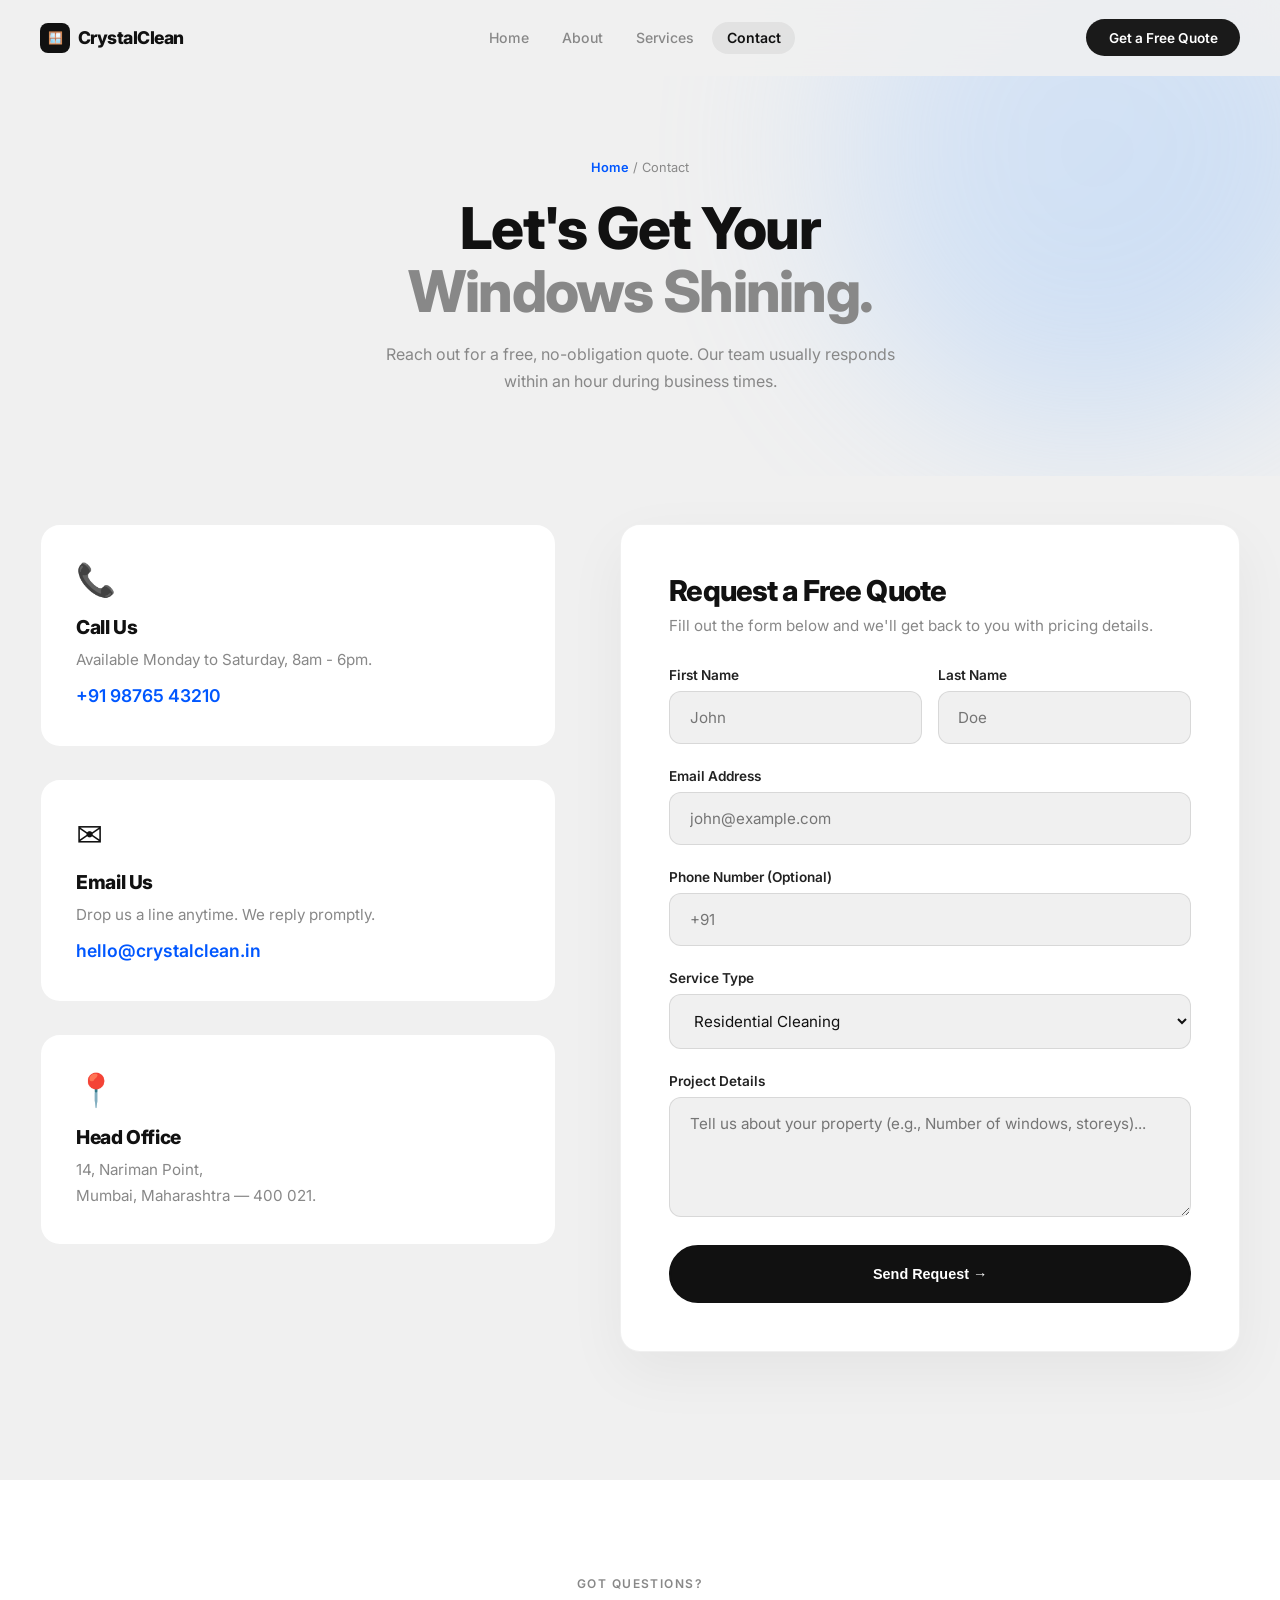
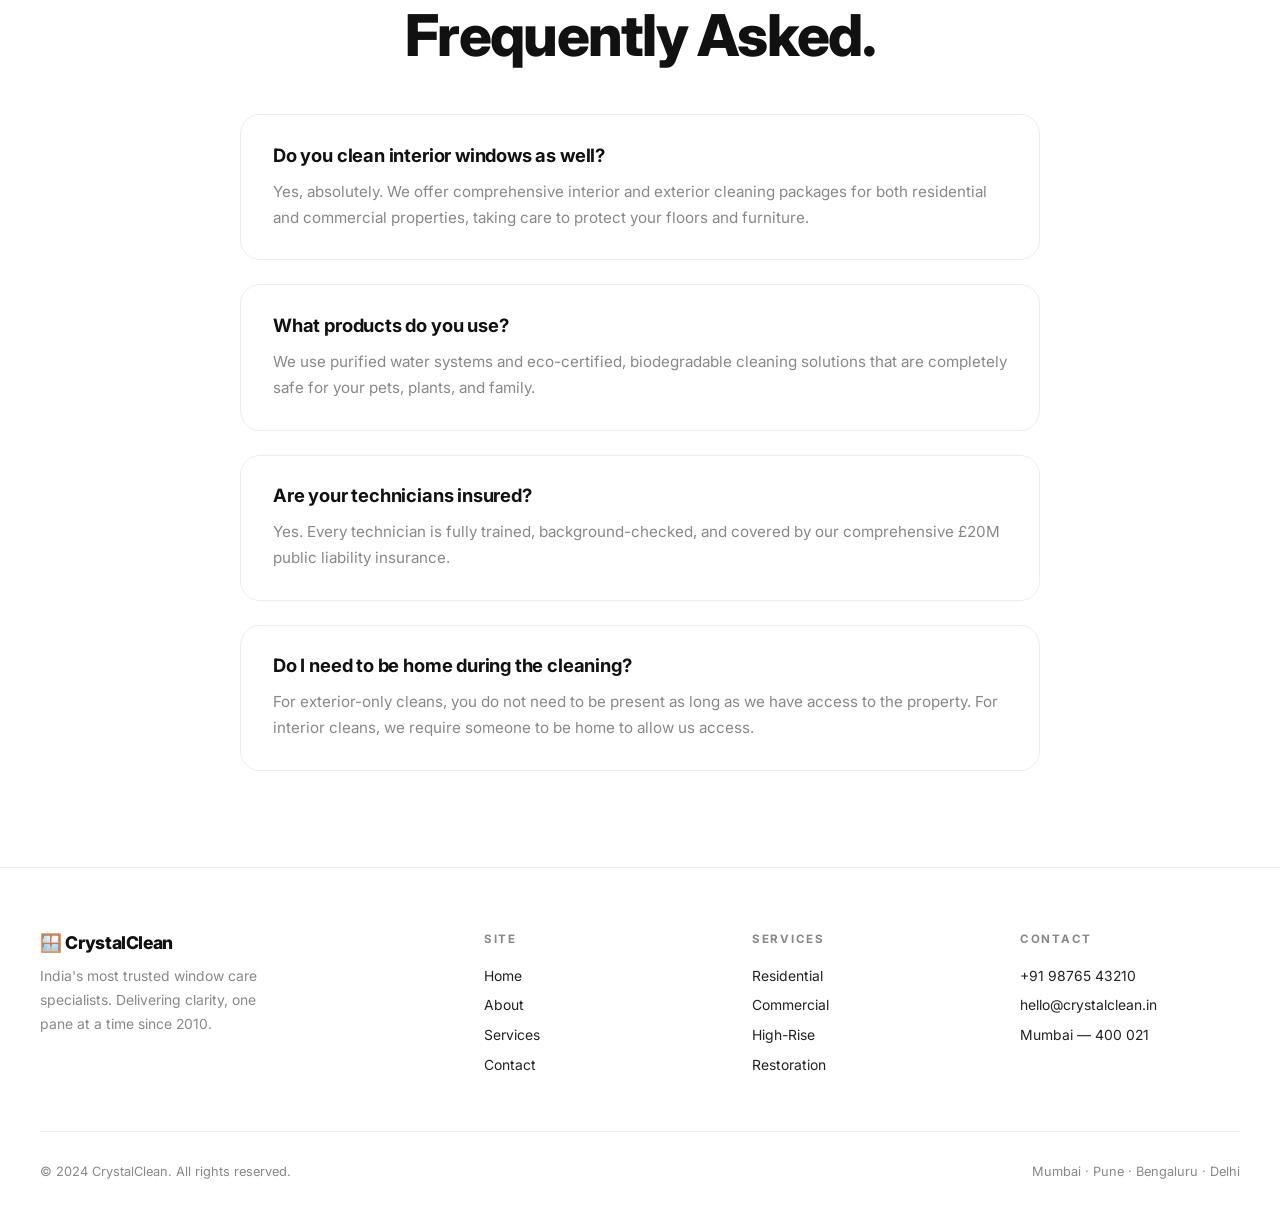
<file: window-website/contact.html>
<!DOCTYPE html>
<html lang="en">

<head>
    <meta charset="UTF-8" />
    <meta name="viewport" content="width=device-width, initial-scale=1.0" />
    <title>Contact — CrystalClean</title>
    <link rel="stylesheet" href="styles.css" />
    <style>
        .page-header {
            padding: 10rem 0 5rem;
            position: relative;
            overflow: hidden;
        }

        .page-header .blob-1 {
            position: absolute;
            top: -120px;
            right: -100px;
            width: 550px;
            height: 550px;
            background: linear-gradient(135deg, #b3d4ff, #66aaff);
            border-radius: 40% 60% 55% 45%/50% 45% 55% 50%;
            filter: blur(90px);
            opacity: 0.3;
        }

        .ph-inner {
            position: relative;
            z-index: 2;
            text-align: center;
        }

        .ph-breadcrumb {
            font-size: 0.8rem;
            color: var(--gray);
            margin-bottom: 1.4rem;
            justify-content: center;
            display: flex;
        }

        .ph-breadcrumb a {
            color: var(--accent);
            font-weight: 600;
            margin-right: 0.3rem
        }

        /* Contact Map/Cards */
        .contact-layout {
            display: grid;
            grid-template-columns: 1fr 1.2fr;
            gap: 4rem;
            padding: 3rem 0 8rem;
        }

        .contact-info {
            display: flex;
            flex-direction: column;
            gap: 2rem;
        }

        .info-card {
            background: var(--bg-white);
            border-radius: var(--radius-card);
            padding: 2.2rem;
            border: 1.5px solid rgba(0, 0, 0, 0.06);
        }

        .info-icon {
            font-size: 2rem;
            margin-bottom: 1rem;
            display: block;
        }

        .info-title {
            font-size: 1.2rem;
            font-weight: 800;
            color: var(--dark);
            margin-bottom: 0.5rem;
            letter-spacing: -0.02em;
        }

        .info-text {
            font-size: 0.95rem;
            color: var(--gray);
            line-height: 1.7;
        }

        .info-text a {
            color: var(--accent);
            font-weight: 600;
        }

        /* Form */
        .contact-form-box {
            background: var(--bg-white);
            border-radius: var(--radius-card);
            padding: 3rem;
            border: 1.5px solid rgba(0, 0, 0, 0.06);
            box-shadow: 0 20px 60px rgba(0, 0, 0, 0.05);
        }

        .form-head {
            margin-bottom: 2rem;
        }

        .form-head h2 {
            font-size: 1.8rem;
            font-weight: 800;
            color: var(--dark);
            letter-spacing: -0.03em;
            margin-bottom: 0.5rem;
        }

        .form-head p {
            font-size: 0.95rem;
            color: var(--gray);
        }

        .form-group {
            margin-bottom: 1.5rem;
        }

        .form-group label {
            display: block;
            font-size: 0.85rem;
            font-weight: 600;
            color: var(--dark-mid);
            margin-bottom: 0.5rem;
        }

        .form-control {
            width: 100%;
            padding: 1rem 1.2rem;
            border-radius: var(--radius-md);
            border: 1.5px solid rgba(0, 0, 0, 0.1);
            background: var(--bg);
            font-family: var(--font);
            font-size: 0.95rem;
            color: var(--dark);
            transition: var(--transition);
        }

        .form-control:focus {
            outline: none;
            border-color: var(--accent);
            background: var(--bg-white);
            box-shadow: 0 0 0 4px rgba(0, 87, 255, 0.1);
        }

        textarea.form-control {
            resize: vertical;
            min-height: 120px;
        }

        /* FAQ */
        .faq-section {
            padding: 6rem 0;
            background: var(--bg-white);
        }

        .faq-grid {
            display: grid;
            grid-template-columns: 1fr;
            gap: 1.5rem;
            max-width: 800px;
            margin: 3rem auto 0;
        }

        .faq-item {
            border: 1.5px solid rgba(0, 0, 0, 0.08);
            border-radius: var(--radius-card);
            padding: 1.8rem 2rem;
            transition: var(--transition);
        }

        .faq-item:hover {
            border-color: rgba(0, 0, 0, 0.15);
            box-shadow: 0 8px 30px rgba(0, 0, 0, 0.04);
        }

        .faq-q {
            font-size: 1.15rem;
            font-weight: 700;
            color: var(--dark);
            letter-spacing: -0.01em;
            margin-bottom: 0.8rem;
        }

        .faq-a {
            font-size: 0.95rem;
            color: var(--gray);
            line-height: 1.7;
        }

        @media (max-width:900px) {
            .contact-layout {
                grid-template-columns: 1fr;
            }

            .contact-form-box {
                padding: 2rem;
            }
        }
    </style>
</head>

<body>

    <nav class="nav scrolled" id="mainNav">
        <div class="nav-inner">
            <a href="index.html" class="nav-logo">
                <div class="logo-icon">🪟</div>
                CrystalClean
            </a>
            <ul class="nav-links">
                <li><a href="index.html">Home</a></li>
                <li><a href="about.html">About</a></li>
                <li><a href="services.html">Services</a></li>
                <li><a href="contact.html" class="active">Contact</a></li>
            </ul>
            <a href="contact.html" class="btn-nav">Get a Free Quote</a>
        </div>
    </nav>

    <!-- PAGE HEADER -->
    <section class="page-header">
        <div class="blob-1"></div>
        <div class="container">
            <div class="ph-inner">
                <div class="ph-breadcrumb"><a href="index.html">Home</a> / Contact</div>
                <h1 class="section-heading">Let's Get Your<br /><span style="color:var(--gray);">Windows Shining.</span>
                </h1>
                <p class="body-text" style="max-width:520px; margin:1.2rem auto 0;">Reach out for a free, no-obligation
                    quote. Our team usually responds within an hour during business times.</p>
            </div>
        </div>
    </section>

    <!-- CONTACT CONTENT -->
    <section>
        <div class="container">
            <div class="contact-layout">
                <!-- Info Left -->
                <div class="contact-info">
                    <div class="info-card">
                        <span class="info-icon">📞</span>
                        <h3 class="info-title">Call Us</h3>
                        <p class="info-text">Available Monday to Saturday, 8am - 6pm.</p>
                        <p class="info-text" style="font-size:1.1rem; margin-top:0.5rem;"><a
                                href="tel:+919876543210">+91 98765 43210</a></p>
                    </div>

                    <div class="info-card">
                        <span class="info-icon">✉️</span>
                        <h3 class="info-title">Email Us</h3>
                        <p class="info-text">Drop us a line anytime. We reply promptly.</p>
                        <p class="info-text" style="font-size:1.1rem; margin-top:0.5rem;"><a
                                href="mailto:hello@crystalclean.in">hello@crystalclean.in</a></p>
                    </div>

                    <div class="info-card">
                        <span class="info-icon">📍</span>
                        <h3 class="info-title">Head Office</h3>
                        <p class="info-text">14, Nariman Point, <br />Mumbai, Maharashtra — 400 021.</p>
                    </div>
                </div>

                <!-- Form Right -->
                <div class="contact-form-box">
                    <div class="form-head">
                        <h2>Request a Free Quote</h2>
                        <p>Fill out the form below and we'll get back to you with pricing details.</p>
                    </div>
                    <form
                        onsubmit="event.preventDefault(); alert('Message sent successfully! Our team will contact you soon.');">
                        <div style="display:grid; grid-template-columns:1fr 1fr; gap:1rem;">
                            <div class="form-group">
                                <label>First Name</label>
                                <input type="text" class="form-control" placeholder="John" required />
                            </div>
                            <div class="form-group">
                                <label>Last Name</label>
                                <input type="text" class="form-control" placeholder="Doe" required />
                            </div>
                        </div>

                        <div class="form-group">
                            <label>Email Address</label>
                            <input type="email" class="form-control" placeholder="john@example.com" required />
                        </div>

                        <div class="form-group">
                            <label>Phone Number (Optional)</label>
                            <input type="tel" class="form-control" placeholder="+91" />
                        </div>

                        <div class="form-group">
                            <label>Service Type</label>
                            <select class="form-control">
                                <option>Residential Cleaning</option>
                                <option>Commercial / Office</option>
                                <option>High-Rise Cleaning</option>
                                <option>Post-Construction / Restoration</option>
                                <option>Other</option>
                            </select>
                        </div>

                        <div class="form-group">
                            <label>Project Details</label>
                            <textarea class="form-control"
                                placeholder="Tell us about your property (e.g., Number of windows, storeys)..."></textarea>
                        </div>

                        <button type="submit" class="btn-dark"
                            style="width:100%; justify-content:center; padding:1.2rem;">Send Request →</button>
                    </form>
                </div>
            </div>
        </div>
    </section>

    <!-- FAQ -->
    <section class="faq-section">
        <div class="container">
            <div style="text-align:center;">
                <p class="label-text" style="margin-bottom:0.8rem;">Got Questions?</p>
                <h2 class="section-heading">Frequently Asked.</h2>
            </div>

            <div class="faq-grid">
                <div class="faq-item">
                    <h3 class="faq-q">Do you clean interior windows as well?</h3>
                    <p class="faq-a">Yes, absolutely. We offer comprehensive interior and exterior cleaning packages for
                        both residential and commercial properties, taking care to protect your floors and furniture.
                    </p>
                </div>
                <div class="faq-item">
                    <h3 class="faq-q">What products do you use?</h3>
                    <p class="faq-a">We use purified water systems and eco-certified, biodegradable cleaning solutions
                        that are completely safe for your pets, plants, and family.</p>
                </div>
                <div class="faq-item">
                    <h3 class="faq-q">Are your technicians insured?</h3>
                    <p class="faq-a">Yes. Every technician is fully trained, background-checked, and covered by our
                        comprehensive £20M public liability insurance.</p>
                </div>
                <div class="faq-item">
                    <h3 class="faq-q">Do I need to be home during the cleaning?</h3>
                    <p class="faq-a">For exterior-only cleans, you do not need to be present as long as we have access
                        to the property. For interior cleans, we require someone to be home to allow us access.</p>
                </div>
            </div>
        </div>
    </section>

    <!-- FOOTER -->
    <footer class="footer">
        <div class="container">
            <div class="footer-top">
                <div>
                    <div class="footer-brand-name">🪟 CrystalClean</div>
                    <p class="footer-desc">India's most trusted window care specialists. Delivering clarity, one pane at
                        a time since 2010.</p>
                </div>
                <div>
                    <div class="footer-col-title">Site</div>
                    <ul class="footer-col-links">
                        <li><a href="index.html">Home</a></li>
                        <li><a href="about.html">About</a></li>
                        <li><a href="services.html">Services</a></li>
                        <li><a href="contact.html">Contact</a></li>
                    </ul>
                </div>
                <div>
                    <div class="footer-col-title">Services</div>
                    <ul class="footer-col-links">
                        <li><a href="services.html">Residential</a></li>
                        <li><a href="services.html">Commercial</a></li>
                        <li><a href="services.html">High-Rise</a></li>
                        <li><a href="services.html">Restoration</a></li>
                    </ul>
                </div>
                <div>
                    <div class="footer-col-title">Contact</div>
                    <ul class="footer-col-links">
                        <li><a href="tel:+919876543210">+91 98765 43210</a></li>
                        <li><a href="mailto:hello@crystalclean.in">hello@crystalclean.in</a></li>
                        <li><a href="#">Mumbai — 400 021</a></li>
                    </ul>
                </div>
            </div>
            <div class="footer-bottom">
                <span>© 2024 CrystalClean. All rights reserved.</span>
                <span>Mumbai · Pune · Bengaluru · Delhi</span>
            </div>
        </div>
    </footer>

    <script>
        const nav = document.getElementById('mainNav');
        window.addEventListener('scroll', () => nav.classList.toggle('scrolled', window.scrollY > 60));
    </script>
</body>

</html>
</file>
<file: window-website/styles.css>
/* ============================================================
   CRYSTAL CLEAN — Aigocy-Style Design System
   ============================================================ */

@import url('https://fonts.googleapis.com/css2?family=Inter:wght@300;400;500;600;700;800;900&display=swap');

:root {
    --bg: #f0f0f0;
    --bg-white: #ffffff;
    --dark: #111111;
    --dark-mid: #222222;
    --gray: #888888;
    --gray-light: #e8e8e8;
    --accent: #0057ff;
    --accent-2: #00c8ff;
    --pill-dark: #1a1a1a;
    --font: 'Inter', system-ui, sans-serif;
    --radius-pill: 100px;
    --radius-card: 20px;
    --radius-md: 12px;
    --transition: all 0.3s cubic-bezier(0.4, 0, 0.2, 1);
}

*,
*::before,
*::after {
    box-sizing: border-box;
    margin: 0;
    padding: 0;
}

html {
    scroll-behavior: smooth;
}

body {
    font-family: var(--font);
    background: var(--bg);
    color: var(--dark);
    -webkit-font-smoothing: antialiased;
    overflow-x: hidden;
}

img {
    max-width: 100%;
    display: block;
}

a {
    text-decoration: none;
    color: inherit;
}

ul {
    list-style: none;
}

/* ─── NAV ──────────────────────────────────────────────────── */
.nav {
    position: fixed;
    top: 0;
    left: 0;
    right: 0;
    z-index: 1000;
    padding: 1.2rem 0;
    background: rgba(240, 240, 240, 0.85);
    backdrop-filter: blur(18px);
    -webkit-backdrop-filter: blur(18px);
    border-bottom: 1px solid transparent;
    transition: var(--transition);
}

.nav.scrolled {
    background: rgba(255, 255, 255, 0.92);
    border-bottom-color: rgba(0, 0, 0, 0.06);
    box-shadow: 0 2px 20px rgba(0, 0, 0, 0.06);
}

.nav-inner {
    max-width: 1280px;
    margin: 0 auto;
    padding: 0 2.5rem;
    display: flex;
    align-items: center;
    justify-content: space-between;
}

.nav-logo {
    display: flex;
    align-items: center;
    gap: 0.5rem;
    font-size: 1.1rem;
    font-weight: 800;
    color: var(--dark);
    letter-spacing: -0.03em;
}

.nav-logo .logo-icon {
    width: 30px;
    height: 30px;
    border-radius: 8px;
    background: var(--dark);
    display: flex;
    align-items: center;
    justify-content: center;
    font-size: 0.75rem;
    color: #fff;
}

.nav-links {
    display: flex;
    align-items: center;
    gap: 0.25rem;
}

.nav-links a {
    padding: 0.45rem 0.9rem;
    font-size: 0.88rem;
    font-weight: 500;
    color: var(--gray);
    border-radius: var(--radius-pill);
    transition: var(--transition);
}

.nav-links a:hover,
.nav-links a.active {
    color: var(--dark);
    background: rgba(0, 0, 0, 0.06);
}

.nav-links a.active {
    color: var(--dark);
    font-weight: 600;
}

.btn-nav {
    padding: 0.65rem 1.4rem;
    background: var(--pill-dark);
    color: #fff;
    border-radius: var(--radius-pill);
    font-size: 0.85rem;
    font-weight: 600;
    transition: var(--transition);
    white-space: nowrap;
}

.btn-nav:hover {
    background: #333;
    transform: scale(1.03);
}

/* ─── BUTTONS ──────────────────────────────────────────────── */
.btn-dark {
    display: inline-flex;
    align-items: center;
    gap: 0.5rem;
    padding: 0.85rem 2rem;
    background: var(--dark);
    color: #fff;
    border-radius: var(--radius-pill);
    font-size: 0.9rem;
    font-weight: 600;
    transition: var(--transition);
    border: 2px solid var(--dark);
}

.btn-dark:hover {
    background: #333;
    border-color: #333;
    transform: scale(1.02);
}

.btn-white {
    display: inline-flex;
    align-items: center;
    gap: 0.5rem;
    padding: 0.85rem 2rem;
    background: var(--bg-white);
    color: var(--dark);
    border-radius: var(--radius-pill);
    font-size: 0.9rem;
    font-weight: 600;
    transition: var(--transition);
    border: 2px solid rgba(0, 0, 0, 0.12);
}

.btn-white:hover {
    background: var(--gray-light);
    transform: scale(1.02);
}

.btn-accent {
    display: inline-flex;
    align-items: center;
    gap: 0.5rem;
    padding: 0.85rem 2rem;
    background: var(--accent);
    color: #fff;
    border-radius: var(--radius-pill);
    font-size: 0.9rem;
    font-weight: 600;
    transition: var(--transition);
}

.btn-accent:hover {
    background: #0046dd;
    transform: translateY(-2px);
}

.btn-lg {
    padding: 1.05rem 2.4rem;
    font-size: 0.95rem;
}

/* ─── BADGE / PILL ─────────────────────────────────────────── */
.pill-badge {
    display: inline-flex;
    align-items: center;
    gap: 0.4rem;
    padding: 0.4rem 1rem;
    background: var(--bg-white);
    border: 1.5px solid rgba(0, 0, 0, 0.1);
    border-radius: var(--radius-pill);
    font-size: 0.78rem;
    font-weight: 600;
    color: var(--dark-mid);
    letter-spacing: 0.01em;
    box-shadow: 0 2px 8px rgba(0, 0, 0, 0.06);
}

.pill-badge .dot {
    width: 6px;
    height: 6px;
    border-radius: 50%;
    background: var(--accent);
    animation: pulse 2s infinite;
}

@keyframes pulse {

    0%,
    100% {
        opacity: 1;
        transform: scale(1)
    }

    50% {
        opacity: 0.5;
        transform: scale(0.7)
    }
}

/* ─── CONTAINER ────────────────────────────────────────────── */
.container {
    max-width: 1280px;
    margin: 0 auto;
    padding: 0 2.5rem;
}

.section {
    padding: 7rem 0;
}

.section-sm {
    padding: 4rem 0;
}

/* ─── DISPLAY TEXT ─────────────────────────────────────────── */
.hero-heading {
    font-size: clamp(3.8rem, 7.5vw, 8.5rem);
    font-weight: 900;
    line-height: 1.0;
    letter-spacing: -0.04em;
    color: var(--dark);
}

.section-heading {
    font-size: clamp(2.4rem, 4.5vw, 4.5rem);
    font-weight: 800;
    line-height: 1.08;
    letter-spacing: -0.03em;
    color: var(--dark);
}

.card-heading {
    font-size: 1.35rem;
    font-weight: 700;
    letter-spacing: -0.02em;
    color: var(--dark);
}

.body-text {
    font-size: 1rem;
    font-weight: 400;
    color: var(--gray);
    line-height: 1.72;
}

.label-text {
    font-size: 0.75rem;
    font-weight: 600;
    letter-spacing: 0.12em;
    text-transform: uppercase;
    color: var(--gray);
}

/* ─── INLINE ICON WIDGET ───────────────────────────────────── */
.inline-widget {
    display: inline-flex;
    align-items: center;
    justify-content: center;
    gap: 0.3rem;
    padding: 0.5rem 1.1rem;
    background: var(--bg-white);
    border-radius: 14px;
    box-shadow: 0 8px 30px rgba(0, 0, 0, 0.12), 0 2px 6px rgba(0, 0, 0, 0.06);
    font-size: 1.4rem;
    transform: rotate(-6deg);
    transition: var(--transition);
    vertical-align: middle;
    margin: 0 0.3rem;
}

.inline-widget:nth-child(even) {
    transform: rotate(5deg) translateY(-6px);
}

.inline-widget:hover {
    transform: rotate(0deg) translateY(-4px) scale(1.08);
}

/* ─── ABSTRACT BLOB BG ─────────────────────────────────────── */
.blob-wrap {
    position: absolute;
    pointer-events: none;
    user-select: none;
}

.blob {
    border-radius: 50% 40% 60% 30% / 50% 60% 40% 50%;
    filter: blur(70px);
    opacity: 0.55;
}

/* ─── STAT ROW ─────────────────────────────────────────────── */
.stats-row {
    display: flex;
    gap: 0;
    border-top: 1px solid rgba(0, 0, 0, 0.08);
    border-bottom: 1px solid rgba(0, 0, 0, 0.08);
    margin-top: 5rem;
}

.stat-col {
    flex: 1;
    padding: 2rem 2.5rem;
    border-right: 1px solid rgba(0, 0, 0, 0.08);
}

.stat-col:last-child {
    border-right: none;
}

.stat-num {
    font-size: clamp(2.2rem, 3vw, 3rem);
    font-weight: 900;
    letter-spacing: -0.04em;
    color: var(--dark);
}

.stat-label {
    font-size: 0.82rem;
    color: var(--gray);
    font-weight: 500;
    margin-top: 0.3rem;
}

/* ─── SERVICE CARDS ─────────────────────────────────────────── */
.services-grid {
    display: grid;
    grid-template-columns: repeat(3, 1fr);
    gap: 1.2rem;
}

.svc-card {
    background: var(--bg-white);
    border-radius: var(--radius-card);
    padding: 2.2rem;
    transition: var(--transition);
    border: 1.5px solid rgba(0, 0, 0, 0.06);
}

.svc-card:hover {
    transform: translateY(-6px);
    box-shadow: 0 20px 60px rgba(0, 0, 0, 0.1);
    border-color: rgba(0, 0, 0, 0.12);
}

.svc-emoji {
    font-size: 2.2rem;
    margin-bottom: 1.2rem;
    display: block;
}

/* ─── PROCESS ───────────────────────────────────────────────── */
.process-row {
    display: grid;
    grid-template-columns: repeat(4, 1fr);
    gap: 0;
    border: 1.5px solid rgba(0, 0, 0, 0.08);
    border-radius: var(--radius-card);
    overflow: hidden;
    background: var(--bg-white);
}

.process-col {
    padding: 2.5rem 2rem;
    border-right: 1.5px solid rgba(0, 0, 0, 0.08);
    transition: var(--transition);
}

.process-col:last-child {
    border-right: none;
}

.process-col:hover {
    background: #f9f9f9;
}

.process-step-num {
    font-size: 1.8rem;
    font-weight: 900;
    color: var(--gray-light);
    letter-spacing: -0.04em;
    margin-bottom: 1rem;
}

/* ─── TESTIMONIALS ──────────────────────────────────────────── */
.testi-grid {
    display: grid;
    grid-template-columns: repeat(3, 1fr);
    gap: 1.2rem;
}

.testi-card {
    background: var(--bg-white);
    border-radius: var(--radius-card);
    padding: 2rem;
    border: 1.5px solid rgba(0, 0, 0, 0.06);
    transition: var(--transition);
}

.testi-card:hover {
    transform: translateY(-4px);
    box-shadow: 0 16px 50px rgba(0, 0, 0, 0.08);
}

.testi-stars {
    font-size: 0.9rem;
    color: #f59e0b;
    letter-spacing: 0.05em;
    margin-bottom: 1rem;
}

.testi-quote {
    font-size: 0.95rem;
    line-height: 1.7;
    color: var(--dark-mid);
    font-weight: 400;
    margin-bottom: 1.4rem;
}

.testi-avatar {
    width: 38px;
    height: 38px;
    border-radius: 50%;
    background: var(--gray-light);
    display: flex;
    align-items: center;
    justify-content: center;
    font-size: 0.85rem;
    font-weight: 700;
    color: var(--dark);
    flex-shrink: 0;
}

.testi-name {
    font-size: 0.88rem;
    font-weight: 700;
    color: var(--dark);
}

.testi-role {
    font-size: 0.75rem;
    color: var(--gray);
}

/* ─── CTA SECTION ───────────────────────────────────────────── */
.cta-section {
    background: var(--dark);
    border-radius: 28px;
    padding: 5rem 4rem;
    text-align: center;
    position: relative;
    overflow: hidden;
    margin: 0 1.5rem 5rem;
}

.cta-section h2 {
    font-size: clamp(2.4rem, 4vw, 4rem);
    font-weight: 900;
    letter-spacing: -0.04em;
    color: #fff;
    margin-bottom: 1rem;
}

.cta-section p {
    color: rgba(255, 255, 255, 0.5);
    max-width: 440px;
    margin: 0 auto 2rem;
}

.cta-blob {
    position: absolute;
    width: 400px;
    height: 400px;
    border-radius: 50%;
    filter: blur(80px);
    opacity: 0.2;
}

/* ─── FOOTER ────────────────────────────────────────────────── */
.footer {
    background: var(--bg-white);
    border-top: 1px solid rgba(0, 0, 0, 0.08);
    padding: 4rem 0 2rem;
}

.footer-top {
    display: grid;
    grid-template-columns: 1.8fr 1fr 1fr 1fr;
    gap: 3rem;
    padding-bottom: 3rem;
    border-bottom: 1px solid rgba(0, 0, 0, 0.07);
    margin-bottom: 2rem;
}

.footer-brand-name {
    font-size: 1.1rem;
    font-weight: 800;
    letter-spacing: -0.02em;
    margin-bottom: 0.8rem;
}

.footer-desc {
    font-size: 0.87rem;
    color: var(--gray);
    line-height: 1.7;
    max-width: 240px;
}

.footer-col-title {
    font-size: 0.72rem;
    font-weight: 700;
    letter-spacing: 0.15em;
    text-transform: uppercase;
    color: var(--gray);
    margin-bottom: 1.2rem;
}

.footer-col-links li {
    margin-bottom: 0.6rem;
}

.footer-col-links a {
    font-size: 0.87rem;
    color: var(--dark-mid);
    transition: var(--transition);
}

.footer-col-links a:hover {
    color: var(--accent);
}

.footer-bottom {
    display: flex;
    justify-content: space-between;
    align-items: center;
    font-size: 0.8rem;
    color: var(--gray);
}

/* ─── RESPONSIVE ────────────────────────────────────────────── */
@media (max-width: 1024px) {

    .services-grid,
    .testi-grid {
        grid-template-columns: repeat(2, 1fr);
    }

    .process-row {
        grid-template-columns: repeat(2, 1fr);
    }

    .process-col:nth-child(2) {
        border-right: none;
    }

    .process-col:nth-child(3) {
        border-right: 1.5px solid rgba(0, 0, 0, 0.08);
        border-top: 1.5px solid rgba(0, 0, 0, 0.08);
    }

    .process-col:nth-child(4) {
        border-top: 1.5px solid rgba(0, 0, 0, 0.08);
        border-right: none;
    }

    .footer-top {
        grid-template-columns: 1fr 1fr;
    }
}

@media (max-width: 768px) {
    .nav-links {
        display: none;
    }

    .services-grid,
    .testi-grid {
        grid-template-columns: 1fr;
    }

    .process-row {
        grid-template-columns: 1fr;
    }

    .process-col {
        border-right: none !important;
        border-top: 1.5px solid rgba(0, 0, 0, 0.08);
    }

    .process-col:first-child {
        border-top: none;
    }

    .stats-row {
        flex-direction: column;
    }

    .stat-col {
        border-right: none;
        border-bottom: 1px solid rgba(0, 0, 0, 0.08);
    }

    .stat-col:last-child {
        border-bottom: none;
    }

    .footer-top {
        grid-template-columns: 1fr;
    }

    .footer-bottom {
        flex-direction: column;
        gap: 0.5rem;
        text-align: center;
    }

    .cta-section {
        margin: 0 0.5rem 4rem;
        padding: 3rem 1.5rem;
    }

    .container {
        padding: 0 1.2rem;
    }
}
</file>
